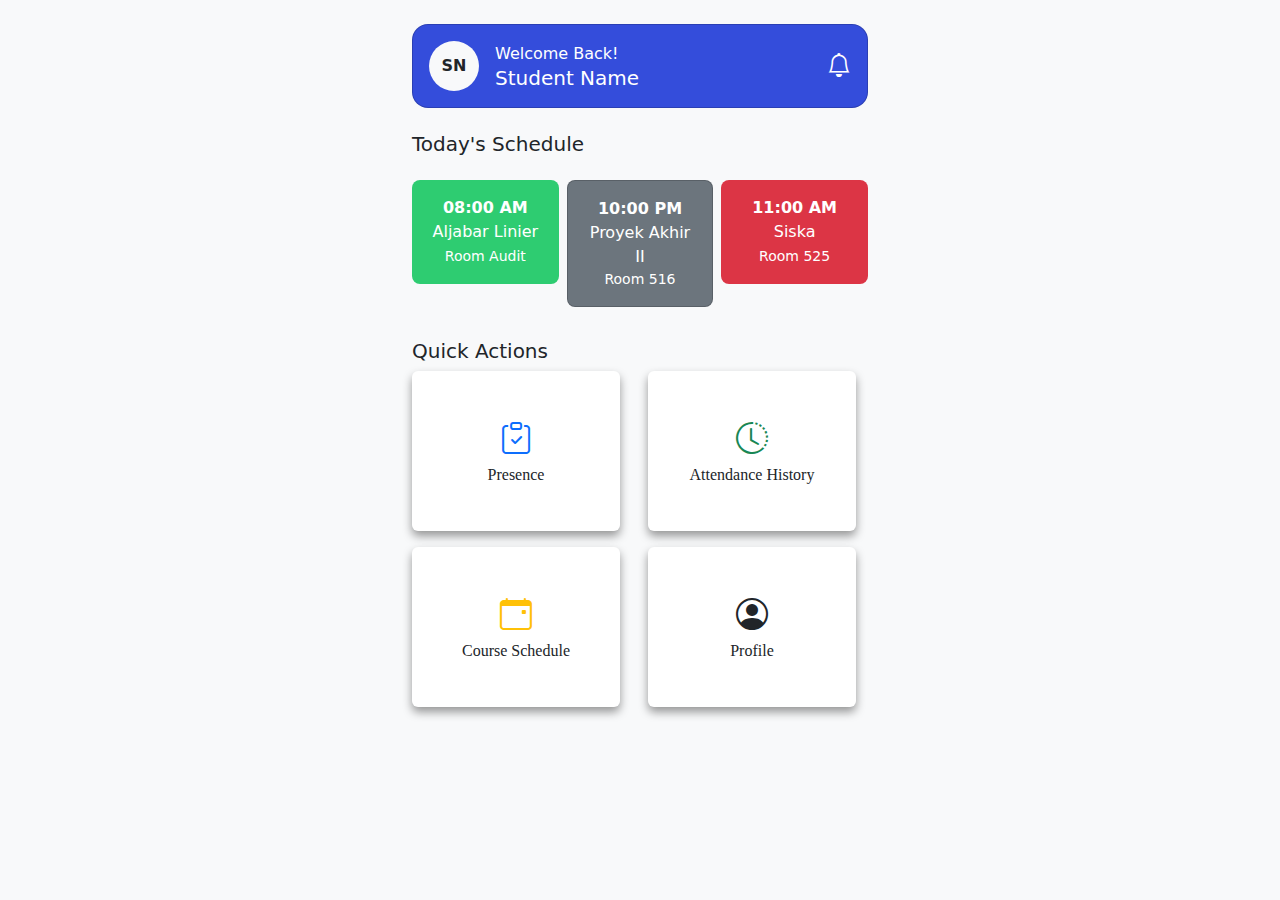
<file: index.html>
<!DOCTYPE html>
<html lang="en">
<head>
    <meta charset="UTF-8">
    <meta name="viewport" content="width=device-width, initial-scale=1.0">
    <title>Student Dashboard</title>
    <link href="https://cdn.jsdelivr.net/npm/bootstrap@5.3.0/dist/css/bootstrap.min.css" rel="stylesheet">
    <link rel="stylesheet" href="style.css">
    <link href="https://cdn.jsdelivr.net/npm/bootstrap-icons/font/bootstrap-icons.css" rel="stylesheet">

    <script src="https://cdn.jsdelivr.net/npm/bootstrap@5.3.0/dist/js/bootstrap.bundle.min.js"></script>
</head>
<body class="bg-light">
    <div class="container mt-4">
        <div class="card p-3  text-white rounded-4 bg-custom">
            <div class="d-flex align-items-center">
                <div class="rounded-circle bg-light text-dark d-flex justify-content-center align-items-center" style="width: 50px; height: 50px; font-weight: bold;">SN</div>
                <div class="ms-3">
                    <p class="mb-0">Welcome Back!</p>
                    <h5 class="mb-0">Student Name</h5>
                </div>
                <div class="ms-auto">
                    <i class="bi bi-bell text-white fs-4"></i>
                </div>
            </div>
        </div>

        <h5 class="mt-4 mb-4">Today's Schedule</h5>
        <div class="row g-2 ">
            <div class="col-md-4" >
                    <div class="p-3 bg-custom-card text-white rounded-3 mb-2 text-center">
                        <strong>08:00 AM</strong> Aljabar Linier <br>
                        <small>Room Audit</small>
                    </div>
            </div>
            <div class="col-md-4">
                    <div class="card p-3 bg-secondary text-white rounded-3 mb-2 text-center">
                        <strong>10:00 PM</strong>Proyek Akhir II <br>
                        <small>Room 516</small>
                    </div>
            </div>
            <div class="col-md-4" >
                    <div class="p-3 bg-danger text-white rounded-3 mb-2 text-center">
                        <strong>11:00 AM</strong> <br>Siska <br>
                        <small>Room 525</small>
                    </div>
            </div>
        </div>

        <h5 class="mt-4">Quick Actions</h5>
        <div class="row g-3">
            <div class="col-6">
                <button class="card p-3 text-center card-actions" onclick="window.location.href='presence.html'">
                    <i class="bi bi-clipboard-check fs-2 text-primary"></i>
                    <p class="mb-0">Presence</p>
                </button>
            </div>
            <div class="col-6">
                <div class="card p-3 text-center card-actions">
                    <i class="bi bi-clock-history fs-2 text-success"></i>
                    <p class="mb-0">Attendance History</p>
                </div>
            </div>
            <div class="col-6">
                <div class="card p-3 text-center card-actions">
                    <i class="bi bi-calendar-event fs-2 text-warning"></i>
                    <p class="mb-0">Course Schedule</p>
                </div>
            </div>
            <div class="col-6">
                <div class="card p-3 text-center card-actions">
                    <i class="bi bi-person-circle fs-2 text-purple"></i>
                    <p class="mb-0">Profile</p>
                </div>
            </div>
        </div>
    </div>
    
    <script src="https://cdn.jsdelivr.net/npm/bootstrap-icons/font/bootstrap-icons.css"></script>
</body>
</html>
</file>
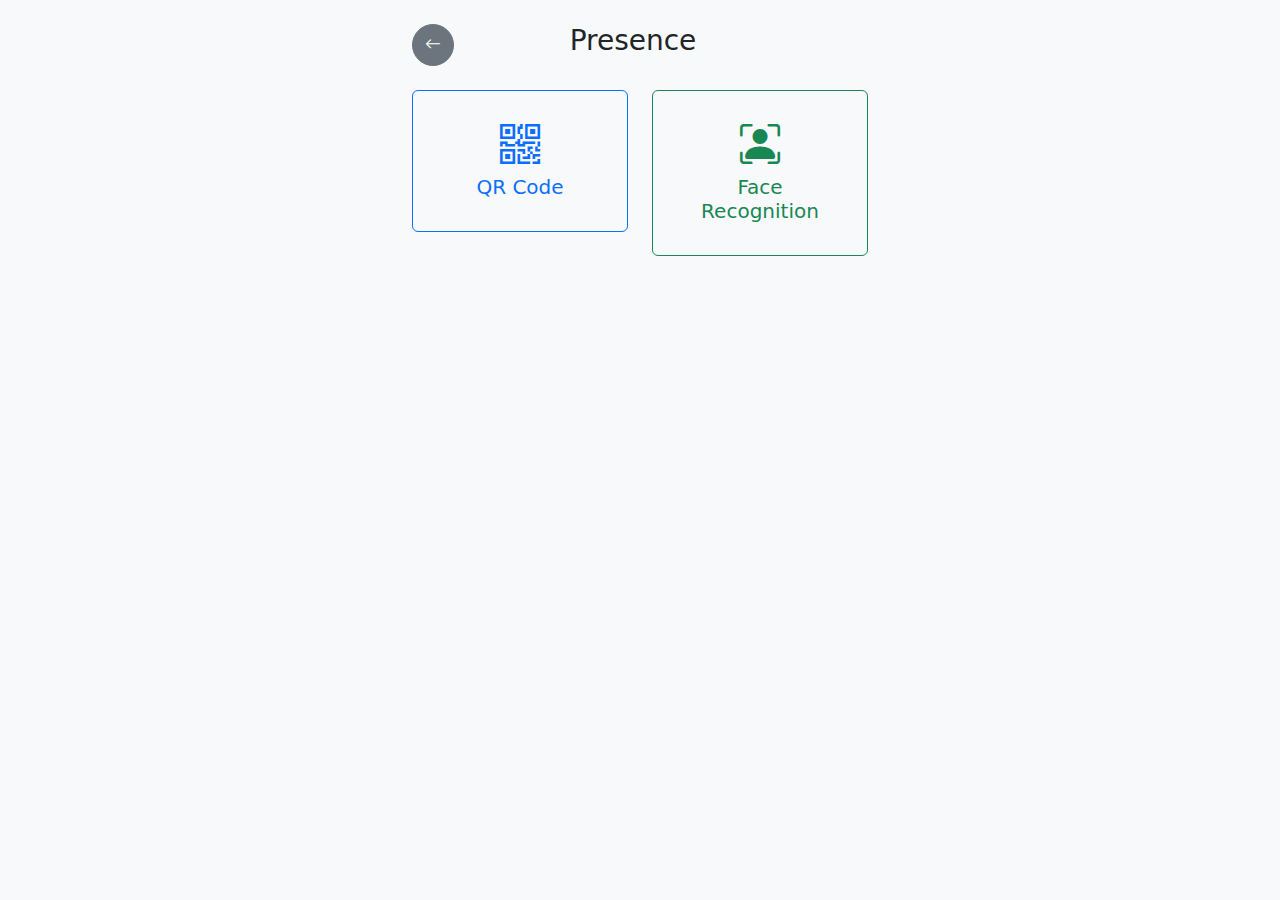
<file: presence.html>
<!DOCTYPE html>
<html lang="en">
<head>
    <meta charset="UTF-8">
    <meta name="viewport" content="width=device-width, initial-scale=1.0">
    <title>Presence</title>
    <link href="https://cdn.jsdelivr.net/npm/bootstrap@5.3.0/dist/css/bootstrap.min.css" rel="stylesheet">
    <link href="https://cdn.jsdelivr.net/npm/bootstrap-icons/font/bootstrap-icons.css" rel="stylesheet">
    <link rel="stylesheet" href="style.css">
    <script src="https://cdn.jsdelivr.net/npm/bootstrap@5.3.0/dist/js/bootstrap.bundle.min.js"></script>
</head>
<body class="bg-light">
    <div class="container mt-4">
        <div class="text-center mt-4 d-flex">
            <button class="btn btn-secondary btn-rounded" onclick="window.location.href='index.html'">
                <i class="bi bi-arrow-left"></i>
            </button>
            <h3 class="text-center mx-auto">Presence</h3>
        </div>
        
        <div class="row mt-4">
            <div class="col-md-6">
                <button class="btn btn-outline-primary w-100 p-4" onclick="window.location.href='scan_qr.html'">
                    <i class="bi bi-qr-code fs-1"></i>
                    <h5>QR Code</h5>
                </button>
            </div>
            <div class="col-md-6">
                <button class="btn btn-outline-success w-100 p-4">
                    <i class="bi bi-person-bounding-box fs-1"></i>
                    <h5>Face Recognition</h5>
                </button>
            </div>
        </div>
    </div>
</body>
</html>
</file>
<file: style.css>
:root {
    --main-color: #344ddb; /* Biru */
    --secondary-color: #2ecc71; /* Hijau */
}
.bg-custom{
    background-color:var(--main-color);
}

.bg-custom-card{
    background-color:var(--secondary-color);
}

.container{
    width: 30pc;
    
}

.card-custom{
    width: 10pc;
}

.card-actions{
    width: 13em;
    height: 10em;
    border: none;
    box-shadow: 0px 5px 10px rgba(0, 0, 0, 0.4);
    transition: all 0.3s ease-in-out;
    align-items: center;
    justify-content: center;
}

.card-actions:hover {
    background-color: rgb(219, 219, 219);
    transform: translateY(-4px);
}
.card-actions p{
    font-family: cursive;
    font-size: medium;
}

.button-custom{
    width: 30em;
}

h3{
    padding-right: 2em;
}

.btn-rounded{
    border-radius: 10em;
    

}
</file>
